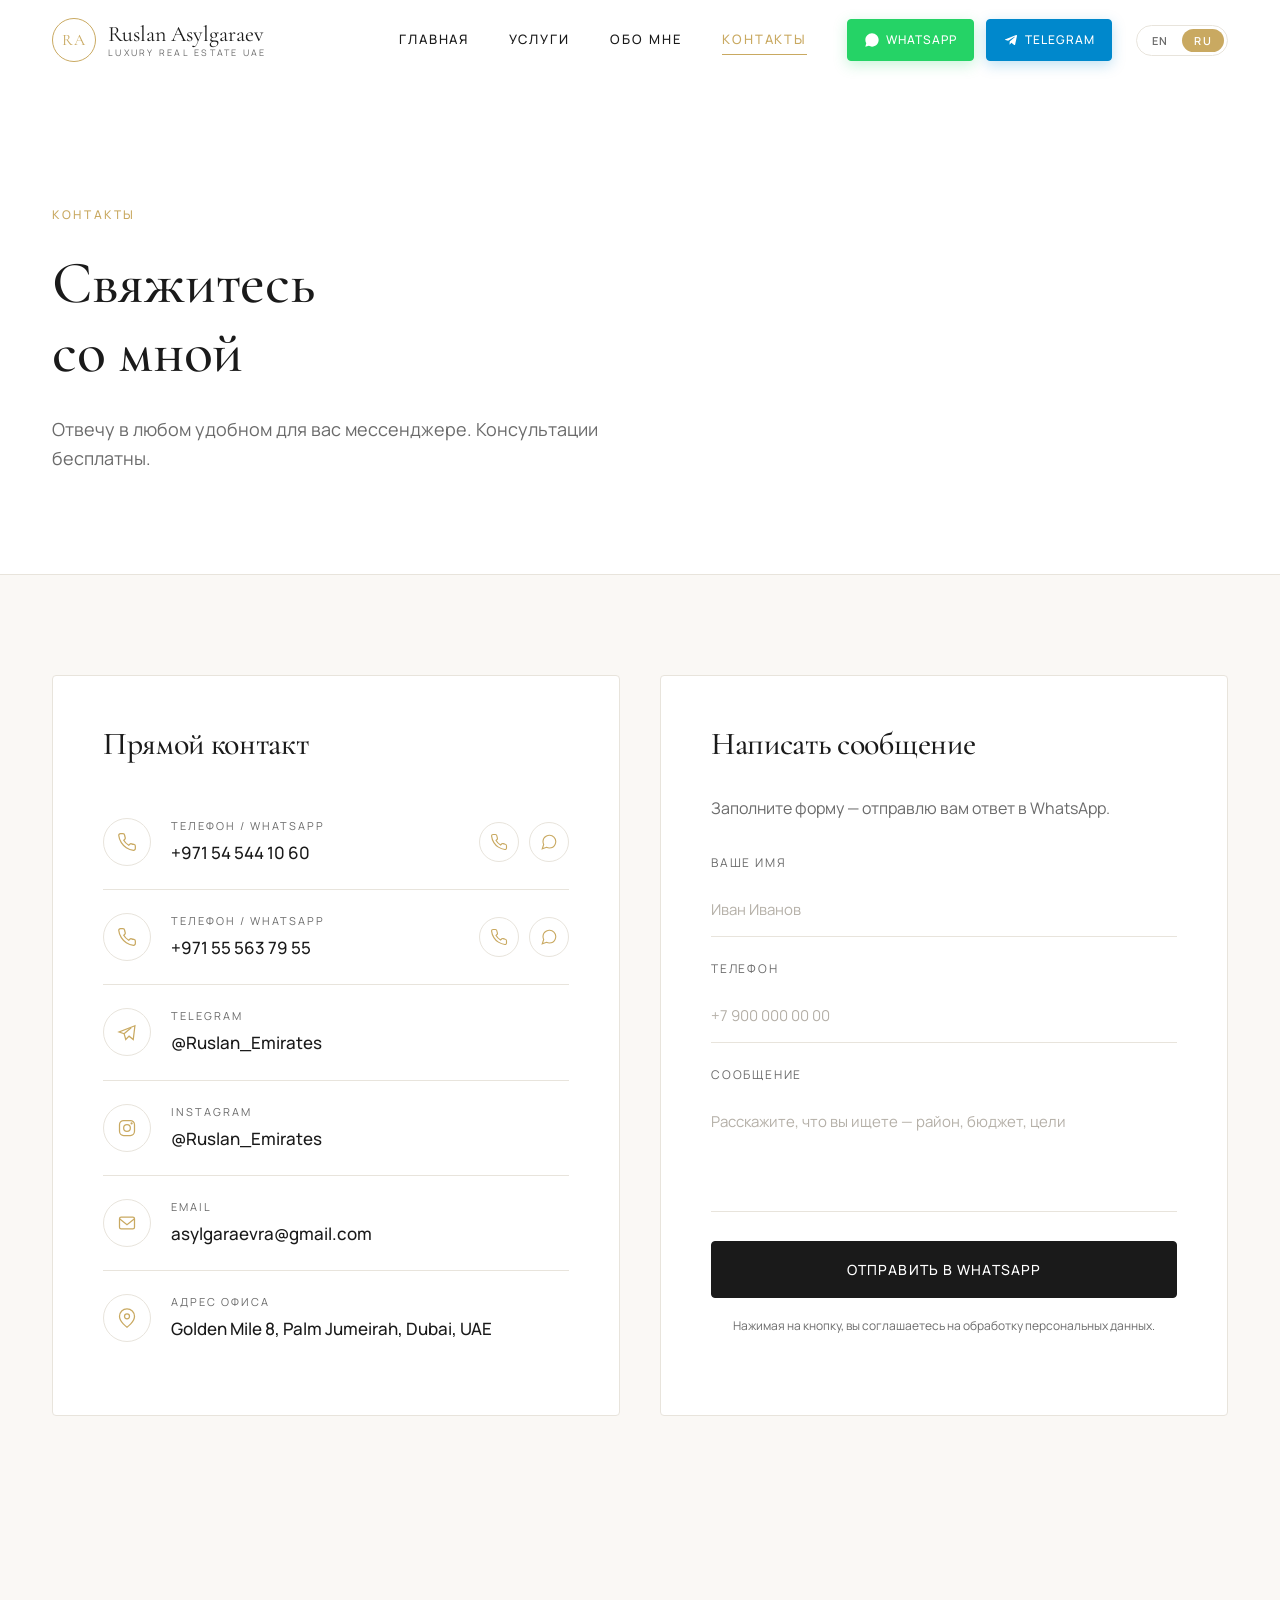
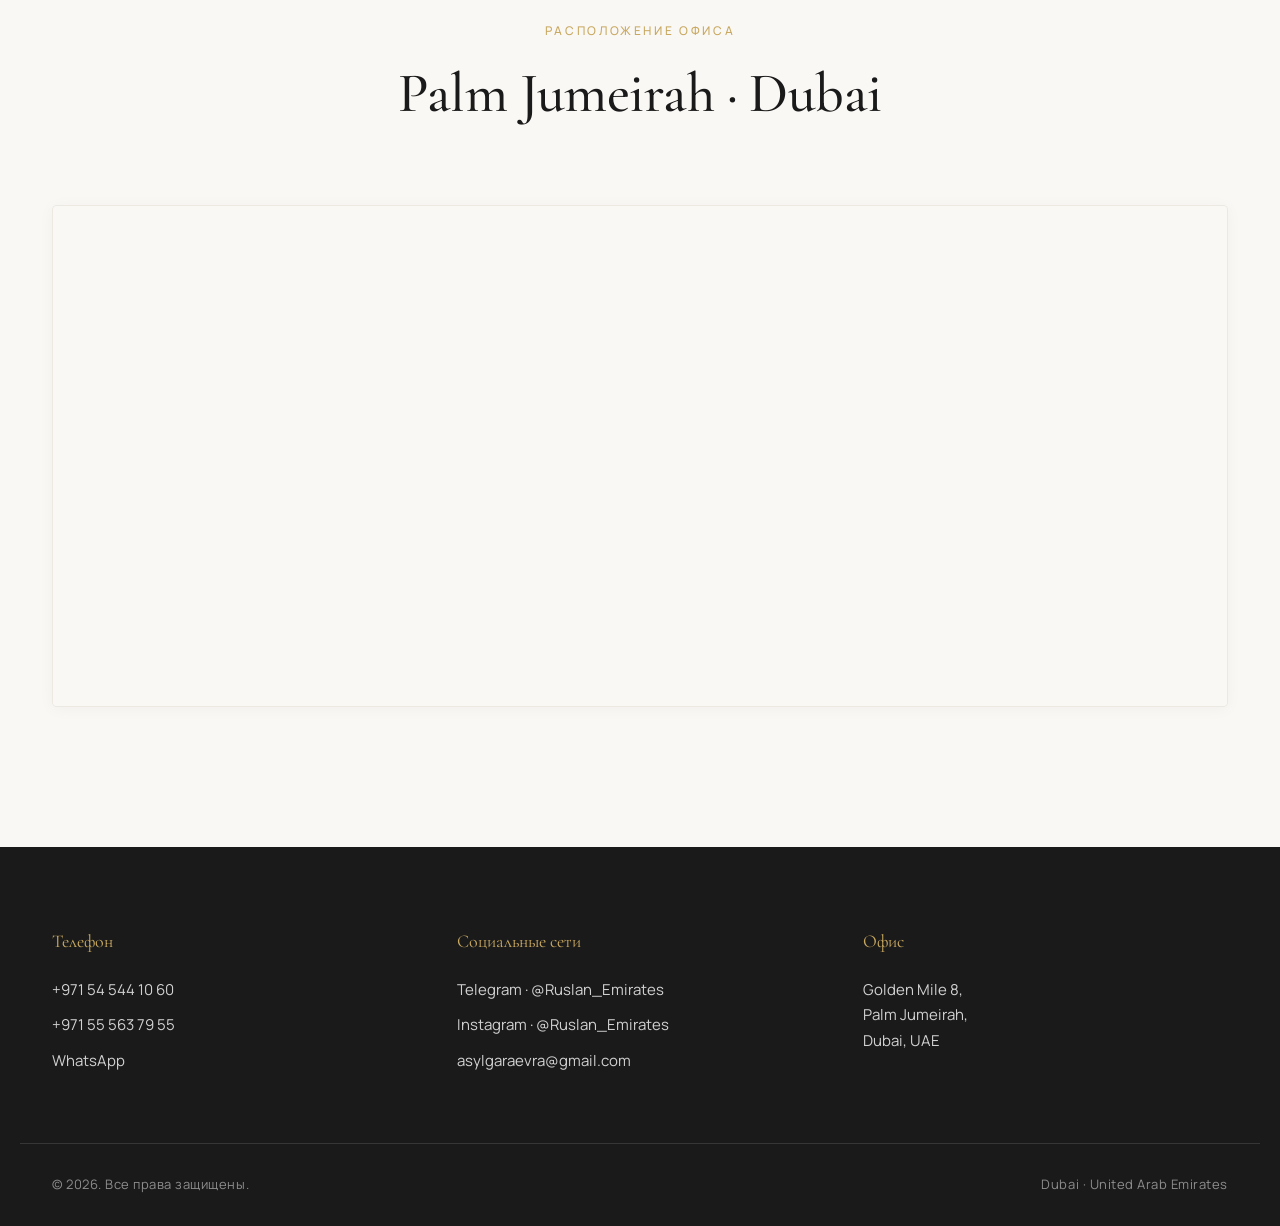
<file: contacts.html>
<!DOCTYPE html>
<html lang="ru">
<head>
    <meta charset="UTF-8">
    <meta name="viewport" content="width=device-width, initial-scale=1.0">
    <title>Контакты | Руслан Асылгараев — лицензированный брокер в Дубае</title>
    <meta name="description" data-i18n-content="meta.contacts.desc" content="Свяжитесь с лицензированным брокером премиальной недвижимости в Дубае. WhatsApp +971 54 544 10 60, Telegram @Ruslan_Emirates, офис Palm Jumeirah, Golden Mile 8.">
    <meta name="keywords" content="контакты брокер Дубай, WhatsApp недвижимость ОАЭ, Palm Jumeirah офис">
    <link rel="canonical" href="https://privedubai.com/contacts.html">

    <meta property="og:type" content="website">
    <meta property="og:locale" content="ru_RU">
    <meta property="og:title" data-i18n-content="meta.contacts.title" content="Контакты | Руслан Асылгараев — лицензированный брокер в Дубае">
    <meta property="og:description" data-i18n-content="meta.contacts.descShort" content="WhatsApp, Telegram, Instagram, email. Офис на Palm Jumeirah, Dubai.">
    <meta property="og:image" content="https://privedubai.com/og-image.jpg">
    <meta property="og:image:width" content="1200">
    <meta property="og:image:height" content="630">
    <meta property="og:url" content="https://privedubai.com/contacts.html">

    <meta name="twitter:card" content="summary_large_image">
    <meta name="twitter:title" data-i18n-content="meta.contacts.title" content="Контакты | Руслан Асылгараев — лицензированный брокер в Дубае">
    <meta name="twitter:description" data-i18n-content="meta.contacts.descShort" content="WhatsApp, Telegram, Instagram, email. Офис на Palm Jumeirah.">
    <meta name="twitter:image" content="https://privedubai.com/og-image.jpg">

    <link rel="icon" type="image/svg+xml" href="favicon.svg">
    <link rel="preconnect" href="https://fonts.googleapis.com">
    <link rel="preconnect" href="https://fonts.gstatic.com" crossorigin>
    <link href="https://fonts.googleapis.com/css2?family=Cormorant+Garamond:ital,wght@0,400;0,500;0,600;1,400;1,500&family=Playfair+Display:wght@400;500;600;700&family=Manrope:wght@300;400;500;600;700&display=swap" rel="stylesheet">
    <link rel="stylesheet" href="style.css">
</head>
<body data-page="contacts" data-title-key="meta.contacts.title">

<header class="header" id="header">
    <div class="container header__inner">
        <a href="index.html" class="logo" data-i18n-aria-label="logo.aria" aria-label="На главную">
            <span class="logo__mark">RA</span>
            <span class="logo__text">Ruslan Asylgaraev<span class="logo__sub">Luxury Real Estate UAE</span></span>
        </a>
        <nav class="nav" id="nav" data-i18n-aria-label="header.ariaNav" aria-label="Основная навигация">
            <a href="index.html" class="nav__link" data-i18n="nav.home">Главная</a>
            <a href="services.html" class="nav__link" data-i18n="nav.services">Услуги</a>
            <a href="about.html" class="nav__link" data-i18n="nav.about">Обо мне</a>
            <a href="contacts.html" class="nav__link nav__link--active" data-i18n="nav.contacts">Контакты</a>
            <a href="https://wa.me/971545441060" class="btn btn--header-cta" target="_blank" rel="noopener" data-event="whatsapp_click" data-source="header">
                <svg class="btn__icon" viewBox="0 0 24 24" fill="currentColor" aria-hidden="true"><path d="M17.47 14.38c-.3-.15-1.74-.86-2.01-.96-.27-.1-.46-.15-.66.15-.2.3-.76.96-.93 1.16-.17.2-.34.22-.64.07-.3-.15-1.25-.46-2.38-1.47-.88-.78-1.47-1.75-1.64-2.05-.17-.3-.02-.46.13-.61.13-.13.3-.34.46-.51.15-.17.2-.3.3-.51.1-.2.05-.38-.02-.53-.07-.15-.66-1.6-.91-2.18-.24-.57-.48-.49-.66-.5-.17-.01-.37-.01-.56-.01-.2 0-.51.07-.78.38-.27.3-1.02 1-1.02 2.45s1.05 2.85 1.2 3.05c.15.2 2.07 3.16 5.02 4.43.7.3 1.25.48 1.68.62.7.22 1.34.19 1.85.12.57-.08 1.74-.71 1.99-1.4.24-.69.24-1.28.17-1.4-.07-.12-.27-.2-.56-.34zM12 2.04c-5.5 0-9.96 4.46-9.96 9.96 0 1.76.46 3.48 1.34 5l-1.42 5.18 5.31-1.39c1.46.8 3.1 1.22 4.74 1.22h.01c5.5 0 9.96-4.46 9.96-9.96 0-2.66-1.04-5.16-2.92-7.04C17.16 3.08 14.66 2.04 12 2.04z"/></svg>
                <span data-i18n="header.ctaWA">WhatsApp</span>
            </a>
            <a href="https://t.me/Ruslan_Emirates" class="btn btn--header-cta btn--tg" target="_blank" rel="noopener" data-event="telegram_click" data-source="header">
                <svg class="btn__icon" viewBox="0 0 24 24" fill="currentColor" aria-hidden="true"><path d="M9.78 18.65l.28-4.23 7.68-6.92c.34-.31-.07-.46-.52-.19L7.74 13.3 3.64 12c-.88-.25-.89-.86.2-1.3l15.97-6.16c.73-.33 1.43.18 1.15 1.3l-2.72 12.81c-.19.91-.74 1.13-1.5.71L12.6 16.3l-1.99 1.93c-.23.23-.42.42-.83.42z"/></svg>
                <span data-i18n="header.ctaTG">Telegram</span>
            </a>
        </nav>
        <div class="lang-switch" role="group" aria-label="Language">
            <button type="button" class="lang-btn" data-lang="en" aria-pressed="false">EN</button>
            <button type="button" class="lang-btn is-active" data-lang="ru" aria-pressed="true">RU</button>
        </div>
        <button class="burger" id="burger" data-i18n-aria-label="burger.openLabel" aria-label="Открыть меню">
            <span></span><span></span><span></span>
        </button>
    </div>
</header>

<main>

    <section class="page-hero">
        <div class="container">
            <span class="eyebrow reveal" data-i18n="contacts.hero.eyebrow">Контакты</span>
            <h1 class="page-hero__title reveal" data-i18n-html="contacts.hero.title">Свяжитесь<br>со мной</h1>
            <p class="page-hero__lead reveal" data-i18n="contacts.hero.lead">Отвечу в любом удобном для вас мессенджере. Консультации бесплатны.</p>
        </div>
    </section>

    <section class="section contacts">
        <div class="container contacts__grid">

            <div class="contacts__card reveal">
                <h2 data-i18n="contacts.card.title">Прямой контакт</h2>

                <div class="contact-row contact-row--multi">
                    <span class="contact-row__icon">
                        <svg viewBox="0 0 24 24" fill="none" stroke="currentColor" stroke-width="1.5"><path d="M22 16.92v3a2 2 0 0 1-2.18 2 19.79 19.79 0 0 1-8.63-3.07 19.5 19.5 0 0 1-6-6 19.79 19.79 0 0 1-3.07-8.67A2 2 0 0 1 4.11 2h3a2 2 0 0 1 2 1.72c.13.96.37 1.9.72 2.81a2 2 0 0 1-.45 2.11L8.09 9.91a16 16 0 0 0 6 6l1.27-1.27a2 2 0 0 1 2.11-.45c.91.35 1.85.59 2.81.72A2 2 0 0 1 22 16.92z"/></svg>
                    </span>
                    <span class="contact-row__body">
                        <small data-i18n="contacts.row.phoneWa">Телефон / WhatsApp</small>
                        <strong>+971 54 544 10 60</strong>
                    </span>
                    <span class="contact-row__actions">
                        <a href="tel:+971545441060" class="contact-row__action" aria-label="Позвонить +971 54 544 10 60">
                            <svg viewBox="0 0 24 24" fill="none" stroke="currentColor" stroke-width="1.5" aria-hidden="true"><path d="M22 16.92v3a2 2 0 0 1-2.18 2 19.79 19.79 0 0 1-8.63-3.07 19.5 19.5 0 0 1-6-6 19.79 19.79 0 0 1-3.07-8.67A2 2 0 0 1 4.11 2h3a2 2 0 0 1 2 1.72c.13.96.37 1.9.72 2.81a2 2 0 0 1-.45 2.11L8.09 9.91a16 16 0 0 0 6 6l1.27-1.27a2 2 0 0 1 2.11-.45c.91.35 1.85.59 2.81.72A2 2 0 0 1 22 16.92z"/></svg>
                        </a>
                        <a href="https://wa.me/971545441060" class="contact-row__action" target="_blank" rel="noopener" aria-label="WhatsApp +971 54 544 10 60">
                            <svg viewBox="0 0 24 24" fill="none" stroke="currentColor" stroke-width="1.5" aria-hidden="true"><path d="M21 11.5a8.38 8.38 0 0 1-.9 3.8 8.5 8.5 0 0 1-7.6 4.7 8.38 8.38 0 0 1-3.8-.9L3 21l1.9-5.7a8.38 8.38 0 0 1-.9-3.8 8.5 8.5 0 0 1 4.7-7.6 8.38 8.38 0 0 1 3.8-.9h.5a8.48 8.48 0 0 1 8 8v.5z"/></svg>
                        </a>
                    </span>
                </div>

                <div class="contact-row contact-row--multi">
                    <span class="contact-row__icon">
                        <svg viewBox="0 0 24 24" fill="none" stroke="currentColor" stroke-width="1.5"><path d="M22 16.92v3a2 2 0 0 1-2.18 2 19.79 19.79 0 0 1-8.63-3.07 19.5 19.5 0 0 1-6-6 19.79 19.79 0 0 1-3.07-8.67A2 2 0 0 1 4.11 2h3a2 2 0 0 1 2 1.72c.13.96.37 1.9.72 2.81a2 2 0 0 1-.45 2.11L8.09 9.91a16 16 0 0 0 6 6l1.27-1.27a2 2 0 0 1 2.11-.45c.91.35 1.85.59 2.81.72A2 2 0 0 1 22 16.92z"/></svg>
                    </span>
                    <span class="contact-row__body">
                        <small data-i18n="contacts.row.phoneWa">Телефон / WhatsApp</small>
                        <strong>+971 55 563 79 55</strong>
                    </span>
                    <span class="contact-row__actions">
                        <a href="tel:+971555637955" class="contact-row__action" aria-label="Позвонить +971 55 563 79 55">
                            <svg viewBox="0 0 24 24" fill="none" stroke="currentColor" stroke-width="1.5" aria-hidden="true"><path d="M22 16.92v3a2 2 0 0 1-2.18 2 19.79 19.79 0 0 1-8.63-3.07 19.5 19.5 0 0 1-6-6 19.79 19.79 0 0 1-3.07-8.67A2 2 0 0 1 4.11 2h3a2 2 0 0 1 2 1.72c.13.96.37 1.9.72 2.81a2 2 0 0 1-.45 2.11L8.09 9.91a16 16 0 0 0 6 6l1.27-1.27a2 2 0 0 1 2.11-.45c.91.35 1.85.59 2.81.72A2 2 0 0 1 22 16.92z"/></svg>
                        </a>
                        <a href="https://wa.me/971555637955" class="contact-row__action" target="_blank" rel="noopener" aria-label="WhatsApp +971 55 563 79 55">
                            <svg viewBox="0 0 24 24" fill="none" stroke="currentColor" stroke-width="1.5" aria-hidden="true"><path d="M21 11.5a8.38 8.38 0 0 1-.9 3.8 8.5 8.5 0 0 1-7.6 4.7 8.38 8.38 0 0 1-3.8-.9L3 21l1.9-5.7a8.38 8.38 0 0 1-.9-3.8 8.5 8.5 0 0 1 4.7-7.6 8.38 8.38 0 0 1 3.8-.9h.5a8.48 8.48 0 0 1 8 8v.5z"/></svg>
                        </a>
                    </span>
                </div>

                <a href="https://t.me/Ruslan_Emirates" class="contact-row" target="_blank" rel="noopener">
                    <span class="contact-row__icon">
                        <svg viewBox="0 0 24 24" fill="none" stroke="currentColor" stroke-width="1.5"><path d="M21.5 4.5L2.5 12l6 2 2 7 4-4 5 4 2-16.5z"/><path d="M8.5 14l8.5-7"/></svg>
                    </span>
                    <span class="contact-row__body">
                        <small>Telegram</small>
                        <strong>@Ruslan_Emirates</strong>
                    </span>
                </a>

                <a href="https://instagram.com/Ruslan_Emirates" class="contact-row" target="_blank" rel="noopener">
                    <span class="contact-row__icon">
                        <svg viewBox="0 0 24 24" fill="none" stroke="currentColor" stroke-width="1.5"><rect x="3" y="3" width="18" height="18" rx="5"/><circle cx="12" cy="12" r="4"/><circle cx="17.5" cy="6.5" r="0.6" fill="currentColor"/></svg>
                    </span>
                    <span class="contact-row__body">
                        <small>Instagram</small>
                        <strong>@Ruslan_Emirates</strong>
                    </span>
                </a>

                <a href="mailto:asylgaraevra@gmail.com" class="contact-row">
                    <span class="contact-row__icon">
                        <svg viewBox="0 0 24 24" fill="none" stroke="currentColor" stroke-width="1.5"><rect x="3" y="5" width="18" height="14" rx="2"/><path d="M3 7l9 7 9-7"/></svg>
                    </span>
                    <span class="contact-row__body">
                        <small>Email</small>
                        <strong>asylgaraevra@gmail.com</strong>
                    </span>
                </a>

                <div class="contact-row contact-row--static">
                    <span class="contact-row__icon">
                        <svg viewBox="0 0 24 24" fill="none" stroke="currentColor" stroke-width="1.5"><path d="M21 10c0 7-9 13-9 13s-9-6-9-13a9 9 0 0 1 18 0z"/><circle cx="12" cy="10" r="3"/></svg>
                    </span>
                    <span class="contact-row__body">
                        <small data-i18n="contacts.row.office">Адрес офиса</small>
                        <strong data-i18n="contacts.address">Golden Mile 8, Palm Jumeirah, Dubai, UAE</strong>
                    </span>
                </div>

            </div>

            <form class="contacts__form reveal" id="contactForm">
                <h2 data-i18n="contacts.form.title">Написать сообщение</h2>
                <p class="form__hint" data-i18n="contacts.form.hint">Заполните форму — отправлю вам ответ в WhatsApp.</p>

                <label class="field">
                    <span data-i18n="contacts.form.name">Ваше имя</span>
                    <input type="text" name="name" id="fName" data-i18n-placeholder="form.namePh" placeholder="Иван Иванов" required>
                </label>

                <label class="field">
                    <span data-i18n="contacts.form.phone">Телефон</span>
                    <input type="tel" name="phone" id="fPhone" data-i18n-placeholder="form.contactPh" placeholder="+7 900 000 00 00" required>
                </label>

                <label class="field">
                    <span data-i18n="contacts.form.message">Сообщение</span>
                    <textarea name="message" id="fMessage" rows="4" data-i18n-placeholder="contacts.form.messagePh" placeholder="Расскажите, что вы ищете — район, бюджет, цели"></textarea>
                </label>

                <button type="submit" class="btn btn--primary btn--full" data-i18n="contacts.form.submit">Отправить в WhatsApp</button>
                <small class="form__note" data-i18n="contacts.form.note">Нажимая на кнопку, вы соглашаетесь на обработку персональных данных.</small>
            </form>

        </div>
    </section>

    <section class="section map-section">
        <div class="container">
            <div class="section__head reveal">
                <span class="eyebrow" data-i18n="contacts.map.eyebrow">Расположение офиса</span>
                <h2 class="section__title">Palm Jumeirah · Dubai</h2>
            </div>
            <div class="map reveal">
                <iframe
                    src="https://www.google.com/maps?q=Golden+Mile+8,+Palm+Jumeirah,+Dubai&output=embed"
                    width="100%"
                    height="500"
                    style="border:0;"
                    allowfullscreen=""
                    loading="lazy"
                    referrerpolicy="no-referrer-when-downgrade">
                </iframe>
            </div>
        </div>
    </section>

</main>

<footer class="footer">
    <div class="container footer__grid">
        <div class="footer__col">
            <div class="footer__title" data-i18n="footer.phone">Телефон</div>
            <a href="tel:+971545441060">+971 54 544 10 60</a>
            <a href="tel:+971555637955">+971 55 563 79 55</a>
            <a href="https://wa.me/971545441060" target="_blank" rel="noopener">WhatsApp</a>
        </div>
        <div class="footer__col">
            <div class="footer__title" data-i18n="footer.social">Социальные сети</div>
            <a href="https://t.me/Ruslan_Emirates" target="_blank" rel="noopener">Telegram · @Ruslan_Emirates</a>
            <a href="https://instagram.com/Ruslan_Emirates" target="_blank" rel="noopener">Instagram · @Ruslan_Emirates</a>
            <a href="mailto:asylgaraevra@gmail.com">asylgaraevra@gmail.com</a>
        </div>
        <div class="footer__col">
            <div class="footer__title" data-i18n="footer.office">Офис</div>
            <p>Golden Mile 8,<br>Palm Jumeirah,<br>Dubai, UAE</p>
        </div>
    </div>
    <div class="container footer__bottom">
        <span data-i18n="footer.copyright">© 2026. Все права защищены.</span>
        <span>Dubai · United Arab Emirates</span>
    </div>
</footer>

<script src="i18n.js"></script>
<script src="script.js"></script>
</body>
</html>
</file>
<file: style.css>
/* ================================================
   Reset & base
   ================================================ */
*, *::before, *::after { box-sizing: border-box; }

:root {
    --bg: #FAF8F5;
    --bg-2: #FFFFFF;
    --gold: #C9A961;
    --gold-dark: #B0904A;
    --ink: #1A1A1A;
    --muted: #6B6B6B;
    --line: #E8E4DC;
    --shadow-sm: 0 2px 16px rgba(26, 26, 26, .04);
    --shadow-md: 0 12px 40px rgba(26, 26, 26, .08);
    --radius: 4px;
    --radius-lg: 8px;
    --container: 1240px;
    --transition: cubic-bezier(.22, .61, .36, 1);
}

html { scroll-behavior: smooth; }

body {
    margin: 0;
    font-family: 'Manrope', system-ui, -apple-system, Segoe UI, Roboto, sans-serif;
    font-size: 16px;
    line-height: 1.65;
    color: var(--ink);
    background: var(--bg);
    -webkit-font-smoothing: antialiased;
    -moz-osx-font-smoothing: grayscale;
    overflow-x: hidden;
}

img { max-width: 100%; display: block; }

a {
    color: inherit;
    text-decoration: none;
    transition: color .25s var(--transition);
}

button { font: inherit; cursor: pointer; border: 0; background: none; }

h1, h2, h3, h4 {
    font-family: 'Cormorant Garamond', 'Playfair Display', Georgia, serif;
    font-weight: 500;
    line-height: 1.15;
    letter-spacing: -.01em;
    margin: 0;
    color: var(--ink);
}

p { margin: 0; }

ul { padding: 0; margin: 0; list-style: none; }

.container {
    width: 100%;
    max-width: var(--container);
    margin: 0 auto;
    padding: 0 32px;
}

.eyebrow {
    display: inline-block;
    font-size: 12px;
    letter-spacing: .22em;
    text-transform: uppercase;
    color: var(--gold);
    font-weight: 500;
    margin-bottom: 24px;
}

.section {
    padding: 140px 0;
}

.section__head {
    text-align: center;
    margin-bottom: 80px;
}

.section__head .eyebrow {
    margin-bottom: 20px;
}

.section__title {
    font-size: clamp(34px, 4.4vw, 56px);
}

/* ================================================
   Buttons
   ================================================ */
.btn {
    display: inline-flex;
    align-items: center;
    justify-content: center;
    gap: 8px;
    padding: 16px 32px;
    font-size: 14px;
    letter-spacing: .08em;
    text-transform: uppercase;
    font-weight: 500;
    border: 1px solid transparent;
    border-radius: var(--radius);
    transition: all .3s var(--transition);
    cursor: pointer;
    white-space: nowrap;
}

.btn--primary {
    background: var(--ink);
    color: #fff;
    border-color: var(--ink);
}
.btn--primary:hover {
    background: var(--gold);
    border-color: var(--gold);
    color: #fff;
}

.btn--ghost {
    background: transparent;
    color: var(--ink);
    border-color: var(--ink);
}
.btn--ghost:hover {
    background: var(--ink);
    color: #fff;
}

.btn--gold {
    background: transparent;
    color: var(--gold);
    border-color: var(--gold);
}
.btn--gold:hover {
    background: var(--gold);
    color: #fff;
}

.btn--small {
    padding: 10px 20px;
    font-size: 12px;
}

.btn--large {
    padding: 20px 44px;
    font-size: 14px;
}

.btn--full {
    width: 100%;
}

.btn--header-cta {
    background: #25D366;
    color: #fff;
    border-color: #25D366;
    padding: 10px 16px;
    font-size: 12px;
    gap: 6px;
    box-shadow: 0 4px 14px rgba(37, 211, 102, .25);
}
.btn--header-cta:hover {
    background: #1FB955;
    border-color: #1FB955;
    box-shadow: 0 6px 18px rgba(37, 211, 102, .35);
    transform: translateY(-1px);
}

.btn--header-cta.btn--tg {
    background: #0088cc;
    border-color: #0088cc;
    box-shadow: 0 4px 14px rgba(0, 136, 204, .25);
    margin-left: -28px;
}
.btn--header-cta.btn--tg:hover {
    background: #006fa3;
    border-color: #006fa3;
    box-shadow: 0 6px 18px rgba(0, 136, 204, .35);
}

.btn__icon {
    width: 16px;
    height: 16px;
    flex-shrink: 0;
}

.link-arrow {
    display: inline-flex;
    align-items: center;
    gap: 8px;
    font-size: 14px;
    letter-spacing: .12em;
    text-transform: uppercase;
    color: var(--ink);
    border-bottom: 1px solid var(--gold);
    padding-bottom: 6px;
    margin-top: 32px;
    transition: all .3s var(--transition);
}
.link-arrow:hover {
    color: var(--gold);
    padding-left: 8px;
}

/* ================================================
   Header
   ================================================ */
.header {
    position: fixed;
    top: 0;
    left: 0;
    right: 0;
    z-index: 100;
    padding: 18px 0;
    transition: background .3s var(--transition), box-shadow .3s var(--transition), padding .3s var(--transition);
}

.header--scrolled {
    background: rgba(255, 255, 255, .96);
    backdrop-filter: blur(20px);
    -webkit-backdrop-filter: blur(20px);
    box-shadow: var(--shadow-sm);
    padding: 12px 0;
}

.header__inner {
    display: flex;
    align-items: center;
    justify-content: space-between;
    gap: 24px;
}

.logo {
    display: flex;
    align-items: center;
    gap: 12px;
}

.logo__mark {
    width: 44px;
    height: 44px;
    border: 1.5px solid var(--gold);
    border-radius: 50%;
    display: grid;
    place-items: center;
    font-family: 'Cormorant Garamond', 'Playfair Display', serif;
    font-size: 16px;
    letter-spacing: .04em;
    color: var(--gold);
    flex-shrink: 0;
}

.logo__text {
    font-family: 'Cormorant Garamond', 'Playfair Display', serif;
    font-size: 22px;
    line-height: 1.1;
    color: var(--ink);
    display: flex;
    flex-direction: column;
}

.logo__sub {
    display: block;
    font-family: 'Manrope', sans-serif;
    font-size: 9px;
    letter-spacing: .25em;
    text-transform: uppercase;
    color: var(--muted);
    margin-top: 2px;
    width: 100%;
    text-align: justify;
    text-align-last: justify;
}

.nav {
    display: flex;
    align-items: center;
    gap: 40px;
    margin-left: auto;
}

.nav__link {
    font-size: 13px;
    letter-spacing: .15em;
    text-transform: uppercase;
    font-weight: 500;
    color: var(--ink);
    position: relative;
    padding: 4px 0;
}

.nav__link::after {
    content: '';
    position: absolute;
    bottom: 0;
    left: 0;
    height: 1px;
    width: 0;
    background: var(--gold);
    transition: width .3s var(--transition);
}

.nav__link:hover::after,
.nav__link--active::after {
    width: 100%;
}

.nav__link--active {
    color: var(--gold);
}

.burger {
    display: none;
    width: 40px;
    height: 40px;
    flex-direction: column;
    justify-content: center;
    align-items: center;
    gap: 5px;
}

.burger span {
    display: block;
    width: 24px;
    height: 1.5px;
    background: var(--ink);
    transition: all .3s var(--transition);
}

.burger.is-open span:nth-child(1) { transform: translateY(6.5px) rotate(45deg); }
.burger.is-open span:nth-child(2) { opacity: 0; }
.burger.is-open span:nth-child(3) { transform: translateY(-6.5px) rotate(-45deg); }

/* ================================================
   Language switcher
   ================================================ */
.lang-switch {
    display: inline-flex;
    align-items: center;
    gap: 2px;
    border: 1px solid var(--line);
    border-radius: 999px;
    padding: 3px;
    background: rgba(255, 255, 255, 0.55);
    flex-shrink: 0;
}

.header--scrolled .lang-switch {
    background: rgba(255, 255, 255, 0.85);
}

.lang-btn {
    font-family: 'Manrope', sans-serif;
    font-size: 11px;
    font-weight: 600;
    letter-spacing: .12em;
    text-transform: uppercase;
    color: var(--muted);
    padding: 6px 12px;
    border-radius: 999px;
    transition: background .25s var(--transition), color .25s var(--transition);
    line-height: 1;
    min-width: 36px;
    text-align: center;
}

.lang-btn:hover:not(.is-active) {
    color: var(--ink);
}

.lang-btn.is-active {
    background: var(--gold);
    color: #fff;
}

@media (max-width: 768px) {
    .lang-switch {
        margin-left: auto;
        margin-right: 8px;
    }
    .lang-btn {
        font-size: 10px;
        padding: 5px 10px;
        min-width: 32px;
    }
}

/* ================================================
   Hero (homepage)
   ================================================ */
.hero {
    position: relative;
    min-height: 100vh;
    display: flex;
    align-items: center;
    overflow: hidden;
    padding: 140px 0 80px;
}

.hero__bg {
    position: absolute;
    inset: 0;
    background-size: cover;
    background-position: center;
    z-index: 1;
    transform: scale(1.05);
    animation: heroZoom 14s var(--transition) forwards;
}

@keyframes heroZoom {
    to { transform: scale(1); }
}

.hero__overlay {
    position: absolute;
    inset: 0;
    z-index: 2;
    background:
        linear-gradient(180deg, rgba(250, 248, 245, .35) 0%, rgba(250, 248, 245, .85) 70%, var(--bg) 100%),
        linear-gradient(90deg, rgba(255, 255, 255, .65) 0%, rgba(255, 255, 255, .25) 60%, transparent 100%);
}

.hero__content {
    position: relative;
    z-index: 3;
    max-width: 760px;
}

.hero .eyebrow {
    font-size: 11px;
    letter-spacing: .3em;
    margin-bottom: 18px;
}

.hero__title {
    font-family: 'Cormorant Garamond', 'Playfair Display', Georgia, serif;
    font-size: clamp(34px, 5vw, 60px);
    font-weight: 500;
    letter-spacing: -.005em;
    margin-bottom: 28px;
}

.hero__creds {
    list-style: none;
    padding: 0;
    margin: 0 0 22px;
    display: flex;
    flex-direction: column;
    gap: 8px;
    max-width: 620px;
    color: var(--ink);
    font-family: 'Manrope', sans-serif;
    font-size: 15px;
    line-height: 1.55;
}

.hero__creds li {
    position: relative;
    padding-left: 26px;
}

.hero__creds li::before {
    content: '';
    position: absolute;
    left: 0;
    top: .72em;
    width: 14px;
    height: 1px;
    background: var(--gold);
}

.hero__tag {
    font-family: 'Cormorant Garamond', 'Playfair Display', Georgia, serif;
    font-style: italic;
    font-weight: 500;
    font-size: 19px;
    line-height: 1.4;
    color: var(--gold-dark);
    max-width: 620px;
    margin: 0 0 40px;
    letter-spacing: .005em;
}

.hero__actions {
    display: flex;
    gap: 16px;
    flex-wrap: wrap;
}

.hero__scroll {
    position: absolute;
    left: 50%;
    bottom: 40px;
    transform: translateX(-50%);
    z-index: 3;
    display: flex;
    flex-direction: column;
    align-items: center;
    gap: 12px;
    color: var(--muted);
}

.hero__scroll span {
    width: 1px;
    height: 50px;
    background: linear-gradient(to bottom, transparent, var(--gold));
    animation: scrollLine 2s var(--transition) infinite;
}

.hero__scroll small {
    font-size: 10px;
    letter-spacing: .3em;
    text-transform: uppercase;
}

@keyframes scrollLine {
    0% { transform: scaleY(0); transform-origin: top; }
    50% { transform: scaleY(1); transform-origin: top; }
    51% { transform: scaleY(1); transform-origin: bottom; }
    100% { transform: scaleY(0); transform-origin: bottom; }
}

/* ================================================
   Page hero (inner pages)
   ================================================ */
.page-hero {
    padding: 200px 0 100px;
    background: var(--bg-2);
    border-bottom: 1px solid var(--line);
}

.page-hero__title {
    font-family: 'Cormorant Garamond', 'Playfair Display', Georgia, serif;
    font-size: clamp(34px, 5vw, 60px);
    font-weight: 500;
    letter-spacing: -.005em;
    margin-bottom: 28px;
}

.page-hero__lead {
    font-size: 18px;
    color: var(--muted);
    max-width: 640px;
}

/* ================================================
   Intro section
   ================================================ */
.intro__body {
    max-width: 760px;
    margin: 0 auto;
    text-align: center;
}

.intro__body p {
    font-size: 17px;
    line-height: 1.7;
    color: var(--muted);
    margin-bottom: 18px;
}

.intro__sub {
    font-family: 'Cormorant Garamond', 'Playfair Display', serif;
    font-size: 24px;
    color: var(--ink);
    margin: 48px 0 24px;
}

.intro__list {
    list-style: none;
    padding: 0;
    margin: 0 0 36px;
    display: grid;
    gap: 14px;
    text-align: left;
    max-width: 620px;
    margin-left: auto;
    margin-right: auto;
}

.intro__list li {
    font-size: 16px;
    line-height: 1.6;
    color: var(--muted);
    padding-left: 22px;
    position: relative;
}

.intro__list li::before {
    content: '';
    position: absolute;
    left: 0;
    top: 12px;
    width: 10px;
    height: 1px;
    background: var(--gold);
}

.intro__list strong {
    color: var(--ink);
    font-weight: 600;
}

.intro__cta {
    margin-top: 36px;
    font-family: 'Cormorant Garamond', 'Playfair Display', serif;
    font-style: italic;
    font-size: 22px;
    color: var(--ink);
}

/* ================================================
   About section
   ================================================ */
.about__grid {
    display: grid;
    grid-template-columns: 1fr 1fr;
    gap: 100px;
    align-items: center;
}

.about__media {
    position: relative;
}

.about__media img {
    width: 100%;
    height: 620px;
    object-fit: cover;
    border-radius: var(--radius);
}

.about__badge {
    position: absolute;
    bottom: 32px;
    left: 32px;
    background: var(--bg-2);
    padding: 22px 32px;
    border-radius: var(--radius);
    border-left: 2px solid var(--gold);
    box-shadow: var(--shadow-md);
}

.about__badge strong {
    display: block;
    font-family: 'Cormorant Garamond', 'Playfair Display', serif;
    font-size: 22px;
    margin-bottom: 4px;
}

.about__badge span {
    font-size: 12px;
    letter-spacing: .15em;
    text-transform: uppercase;
    color: var(--muted);
}

.about__text .section__title {
    margin-bottom: 44px;
}

.about__text p {
    color: var(--muted);
    margin-bottom: 20px;
    font-size: 16.5px;
}

.about__text p + p {
    margin-top: 24px;
}

.about__points {
    margin-top: 40px;
    border-top: 1px solid var(--line);
}

.about__points li {
    padding: 22px 0;
    border-bottom: 1px solid var(--line);
    display: flex;
    align-items: center;
    gap: 24px;
    font-size: 16px;
}

.about__points li > span:first-child {
    font-family: 'Cormorant Garamond', 'Playfair Display', serif;
    color: var(--gold);
    font-size: 16px;
    letter-spacing: .1em;
    flex-shrink: 0;
}

/* ================================================
   Cards / services
   ================================================ */
.cards {
    display: grid;
    grid-template-columns: repeat(auto-fit, minmax(260px, 1fr));
    gap: 24px;
}

.segments .section__head { max-width: 760px; }
.segments .section__head .section__lead,
.segments .section__head p {
    color: var(--muted);
    font-size: 16px;
    line-height: 1.65;
    margin-top: 12px;
}

.segments__grid {
    display: grid;
    grid-template-columns: repeat(auto-fit, minmax(280px, 1fr));
    gap: 22px;
}

.segment-card {
    background: var(--bg-2);
    padding: 36px 32px;
    border: 1px solid var(--line);
    border-radius: var(--radius);
    transition: transform .35s var(--transition), box-shadow .35s var(--transition), border-color .35s var(--transition);
    display: flex;
    flex-direction: column;
}

.segment-card:hover {
    transform: translateY(-4px);
    box-shadow: var(--shadow-md);
    border-color: transparent;
}

.segment-card--prime {
    background: linear-gradient(180deg, rgba(201, 169, 97, .08) 0%, rgba(201, 169, 97, .02) 100%);
    border-color: rgba(201, 169, 97, .3);
}

.segment-card__head {
    display: flex;
    align-items: center;
    gap: 14px;
    flex-wrap: wrap;
    margin-bottom: 18px;
}

.segment-card__price {
    color: var(--ink);
    font-family: 'Cormorant Garamond', 'Playfair Display', Georgia, serif;
    font-size: 22px;
    line-height: 1;
}

.segment-card__desc {
    color: var(--muted);
    font-size: 15px;
    line-height: 1.7;
    margin: 0;
}

.card {
    background: var(--bg-2);
    padding: 44px 36px;
    border: 1px solid var(--line);
    border-radius: var(--radius);
    transition: all .4s var(--transition);
    position: relative;
    overflow: hidden;
}

.card::before {
    content: '';
    position: absolute;
    top: 0;
    left: 0;
    width: 100%;
    height: 2px;
    background: var(--gold);
    transform: scaleX(0);
    transform-origin: left;
    transition: transform .4s var(--transition);
}

.card:hover {
    transform: translateY(-6px);
    box-shadow: var(--shadow-md);
    border-color: transparent;
}

.card:hover::before {
    transform: scaleX(1);
}

.card--light {
    background: var(--bg);
}

.card__icon {
    width: 56px;
    height: 56px;
    display: grid;
    place-items: center;
    color: var(--gold);
    margin-bottom: 28px;
}

.card__icon svg {
    width: 100%;
    height: 100%;
}

.card h3 {
    font-size: 24px;
    margin-bottom: 14px;
}

.card p {
    color: var(--muted);
    font-size: 15px;
    line-height: 1.65;
}

/* ================================================
   Cities (homepage)
   ================================================ */
.cities__grid {
    display: grid;
    grid-template-columns: 1fr 1fr;
    gap: 24px;
}

.city {
    position: relative;
    display: block;
    overflow: hidden;
    border-radius: var(--radius);
    height: 540px;
    color: #fff;
    isolation: isolate;
}

.city__img {
    position: absolute;
    inset: 0;
    width: 100%;
    height: 100%;
    object-fit: cover;
    transition: transform .9s var(--transition);
    z-index: 1;
}

.city:hover .city__img {
    transform: scale(1.06);
}

.city__overlay {
    position: absolute;
    inset: 0;
    z-index: 2;
    background: linear-gradient(180deg, rgba(0, 0, 0, .15) 0%, rgba(26, 26, 26, .35) 50%, rgba(26, 26, 26, .9) 100%);
}

.city__body {
    position: absolute;
    bottom: 0;
    left: 0;
    right: 0;
    z-index: 3;
    padding: 48px;
}

.city__label {
    display: inline-block;
    font-size: 11px;
    letter-spacing: .25em;
    text-transform: uppercase;
    color: var(--gold);
    margin-bottom: 14px;
    padding-left: 32px;
    position: relative;
}

.city__label::before {
    content: '';
    position: absolute;
    left: 0;
    top: 50%;
    width: 22px;
    height: 1px;
    background: var(--gold);
}

.city__title {
    font-size: clamp(36px, 4vw, 56px);
    color: #fff;
    margin-bottom: 14px;
    letter-spacing: -.01em;
}

.city__desc {
    font-size: 16px;
    color: rgba(255, 255, 255, .85);
    margin-bottom: 26px;
    max-width: 92%;
    line-height: 1.6;
}

.city__cta {
    display: inline-flex;
    align-items: center;
    font-size: 13px;
    letter-spacing: .15em;
    text-transform: uppercase;
    color: var(--gold);
    border-bottom: 1px solid var(--gold);
    padding-bottom: 6px;
    transition: padding .3s var(--transition);
}

.city:hover .city__cta {
    padding-left: 8px;
}

/* ================================================
   Districts (city pages)
   ================================================ */
.districts__grid {
    display: grid;
    grid-template-columns: repeat(3, 1fr);
    gap: 28px;
}

.district {
    background: var(--bg-2);
    border: 1px solid var(--line);
    border-radius: var(--radius);
    overflow: hidden;
    transition: all .4s var(--transition);
    display: flex;
    flex-direction: column;
}

.district:hover {
    transform: translateY(-6px);
    box-shadow: var(--shadow-md);
    border-color: transparent;
}

.district__media {
    position: relative;
    overflow: hidden;
    aspect-ratio: 16 / 11;
}

.district__media img {
    width: 100%;
    height: 100%;
    object-fit: cover;
    transition: transform .8s var(--transition);
}

.district:hover .district__media img {
    transform: scale(1.07);
}

.district__tag {
    position: absolute;
    top: 16px;
    left: 16px;
    padding: 6px 14px;
    background: rgba(255, 255, 255, .95);
    color: var(--ink);
    font-size: 10px;
    letter-spacing: .18em;
    text-transform: uppercase;
    font-weight: 600;
    border-radius: 2px;
    backdrop-filter: blur(8px);
}

.district__body {
    padding: 32px 28px;
    flex: 1;
    display: flex;
    flex-direction: column;
}

.district__body h3 {
    font-size: 26px;
    margin-bottom: 12px;
}

.district__body > p {
    color: var(--muted);
    font-size: 15px;
    margin-bottom: 24px;
    flex: 1;
}

.district__meta {
    display: grid;
    grid-template-columns: 1fr 1fr;
    gap: 14px;
    padding-top: 22px;
    border-top: 1px solid var(--line);
}

.district__meta div {
    display: flex;
    flex-direction: column;
}

.district__meta small {
    font-size: 11px;
    letter-spacing: .15em;
    text-transform: uppercase;
    color: var(--muted);
    margin-bottom: 6px;
}

.district__meta strong {
    font-family: 'Cormorant Garamond', 'Playfair Display', serif;
    font-size: 22px;
    font-weight: 500;
    color: var(--gold);
}

/* ================================================
   Page hero with media background
   ================================================ */
.page-hero--media {
    position: relative;
    overflow: hidden;
    color: #fff;
    border-bottom: 0;
    padding: 240px 0 120px;
    background: var(--ink);
}

.page-hero--media .page-hero__bg {
    position: absolute;
    inset: 0;
    width: 100%;
    height: 100%;
    object-fit: cover;
    z-index: 1;
    opacity: .5;
}

.page-hero--media .page-hero__overlay {
    position: absolute;
    inset: 0;
    z-index: 2;
    background: linear-gradient(180deg, rgba(26, 26, 26, .55) 0%, rgba(26, 26, 26, .85) 100%);
}

.page-hero--media .container { position: relative; z-index: 3; }
.page-hero--media .page-hero__title { color: #fff; }
.page-hero--media .page-hero__lead { color: rgba(255, 255, 255, .85); }

/* Cross-emirate suggestion */
.other-city {
    background: var(--bg-2);
    border-top: 1px solid var(--line);
    padding: 100px 0;
}

.other-city__inner {
    display: grid;
    grid-template-columns: 1.4fr 1fr;
    gap: 60px;
    align-items: center;
}

.other-city__media {
    position: relative;
    height: 320px;
    border-radius: var(--radius);
    overflow: hidden;
}

.other-city__media img {
    width: 100%;
    height: 100%;
    object-fit: cover;
    transition: transform .7s var(--transition);
}

.other-city:hover .other-city__media img {
    transform: scale(1.05);
}

.other-city__text .eyebrow { margin-bottom: 16px; }
.other-city__text h2 {
    font-size: clamp(32px, 4vw, 44px);
    margin-bottom: 16px;
}
.other-city__text p {
    color: var(--muted);
    margin-bottom: 24px;
    font-size: 16px;
}

/* ================================================
   Stats (real metrics)
   ================================================ */
.stats {
    background: var(--ink);
    color: #fff;
    padding: 110px 0 90px;
}

.stats__grid {
    display: grid;
    grid-template-columns: repeat(4, 1fr);
    gap: 40px;
    text-align: center;
}

.stat__num {
    font-family: 'Cormorant Garamond', 'Playfair Display', serif;
    font-size: clamp(48px, 6vw, 84px);
    font-weight: 500;
    color: var(--gold);
    line-height: 1;
    display: inline-block;
    letter-spacing: -.01em;
}

.stat__num--text {
    font-size: clamp(40px, 5vw, 64px);
    letter-spacing: .02em;
}

.stat__value {
    font-family: inherit;
    color: inherit;
    font-size: inherit;
    line-height: 1;
}

.stat__suffix {
    font-family: inherit;
    color: inherit;
    font-size: inherit;
    line-height: 1;
    margin-left: 2px;
}

.stat__label {
    font-size: 13px;
    letter-spacing: .15em;
    text-transform: uppercase;
    color: rgba(255, 255, 255, .65);
    margin-top: 18px;
    line-height: 1.5;
}

.stats__note {
    margin-top: 60px;
    text-align: center;
    font-size: 13px;
    color: rgba(255, 255, 255, .45);
    max-width: 720px;
    margin-left: auto;
    margin-right: auto;
    padding: 24px 32px 0;
    border-top: 1px solid rgba(255, 255, 255, .1);
    line-height: 1.6;
}

/* ================================================
   Why Dubai 2026 (analytics)
   ================================================ */
.why-dubai__grid {
    display: grid;
    grid-template-columns: repeat(4, 1fr);
    gap: 24px;
    margin-bottom: 60px;
}

.metric {
    background: var(--bg-2);
    border: 1px solid var(--line);
    border-radius: var(--radius);
    padding: 40px 32px;
    transition: all .4s var(--transition);
    display: flex;
    flex-direction: column;
}

.metric:hover {
    border-color: var(--gold);
    box-shadow: var(--shadow-md);
    transform: translateY(-4px);
}

.metric__value {
    font-family: 'Cormorant Garamond', 'Playfair Display', serif;
    font-size: clamp(28px, 2.6vw, 38px);
    font-weight: 500;
    color: var(--gold);
    line-height: 1.05;
    margin-bottom: 4px;
    letter-spacing: -.01em;
}

.metric__sub {
    font-size: 13px;
    color: var(--muted);
    margin-bottom: 18px;
    letter-spacing: .04em;
}

.metric__desc {
    font-size: 14.5px;
    color: var(--ink);
    line-height: 1.6;
    margin-bottom: 22px;
    flex: 1;
}

.metric__source {
    font-size: 11px;
    letter-spacing: .15em;
    text-transform: uppercase;
    color: var(--muted);
    padding-top: 18px;
    border-top: 1px solid var(--line);
}

.why-dubai__cta {
    text-align: center;
}

/* ================================================
   Off-market block
   ================================================ */
.offmarket {
    background: var(--bg-2);
    border-top: 1px solid var(--line);
    border-bottom: 1px solid var(--line);
}

.offmarket__inner {
    display: grid;
    grid-template-columns: 1fr 1.4fr;
    gap: 80px;
    align-items: start;
}

.offmarket__head .section__title {
    text-align: left;
    margin-bottom: 0;
}

.offmarket__head .eyebrow {
    margin-bottom: 24px;
}

.offmarket__body p {
    color: var(--ink);
    font-size: 16.5px;
    line-height: 1.75;
    margin-bottom: 22px;
}

.offmarket__body p:last-of-type {
    margin-bottom: 36px;
}

/* ================================================
   Lead magnet form
   ================================================ */
.lead-magnet {
    background: linear-gradient(180deg, var(--bg) 0%, var(--bg-2) 100%);
}

.lead-magnet__inner {
    max-width: 880px;
    margin: 0 auto;
}

.lead-magnet__head {
    text-align: center;
    margin-bottom: 60px;
}

.lead-magnet__head .eyebrow {
    padding-left: 0;
    padding: 0 0 0 44px;
    position: relative;
}

.lead-magnet__lead {
    margin-top: 24px;
    color: var(--muted);
    font-size: 17px;
    max-width: 680px;
    margin-left: auto;
    margin-right: auto;
    line-height: 1.7;
}

.lead-form {
    background: var(--bg-2);
    border: 1px solid var(--line);
    border-radius: var(--radius);
    padding: 48px;
    box-shadow: var(--shadow-sm);
}

.lead-form__row {
    display: grid;
    grid-template-columns: 1fr 1fr;
    gap: 28px;
    margin-bottom: 8px;
}

.lead-form .field {
    margin-bottom: 24px;
}

.lead-form select {
    width: 100%;
    padding: 16px 0;
    border: 0;
    border-bottom: 1px solid var(--line);
    background: transparent;
    font-family: inherit;
    font-size: 15px;
    color: var(--ink);
    cursor: pointer;
    appearance: none;
    -webkit-appearance: none;
    background-image: url("data:image/svg+xml,%3Csvg xmlns='http://www.w3.org/2000/svg' width='12' height='8' viewBox='0 0 12 8' fill='none' stroke='%23C9A961' stroke-width='1.5'%3E%3Cpath d='M1 1l5 5 5-5'/%3E%3C/svg%3E");
    background-repeat: no-repeat;
    background-position: right 4px center;
    transition: border-color .3s var(--transition);
}

.lead-form select:focus {
    outline: none;
    border-bottom-color: var(--gold);
}

.lead-form .field input.is-error,
.lead-form .field select.is-error {
    border-bottom-color: #C0392B;
}

.lead-form__status {
    margin-top: 18px;
    font-size: 14px;
    color: var(--muted);
    min-height: 1.4em;
    text-align: center;
}

.lead-form__status.is-success {
    color: #1FB955;
}

.lead-form__status.is-error {
    color: #C0392B;
}

.lead-form__note {
    margin-top: 24px;
    font-size: 12.5px;
    color: var(--muted);
    text-align: center;
    line-height: 1.6;
    padding-top: 24px;
    border-top: 1px solid var(--line);
}

/* ================================================
   FAQ
   ================================================ */
.faq__container {
    max-width: 880px;
    margin: 0 auto;
}

.faq__list {
    border-top: 1px solid var(--line);
}

.faq__item {
    border-bottom: 1px solid var(--line);
}

.faq__item summary {
    list-style: none;
    cursor: pointer;
    padding: 28px 60px 28px 0;
    font-family: 'Cormorant Garamond', 'Playfair Display', serif;
    font-size: 20px;
    color: var(--ink);
    font-weight: 500;
    position: relative;
    transition: color .3s var(--transition);
    line-height: 1.4;
}

.faq__item summary::-webkit-details-marker { display: none; }

.faq__item summary::after {
    content: '+';
    position: absolute;
    right: 8px;
    top: 50%;
    transform: translateY(-50%);
    width: 32px;
    height: 32px;
    border: 1px solid var(--line);
    border-radius: 50%;
    display: grid;
    place-items: center;
    font-family: 'Manrope', sans-serif;
    font-size: 22px;
    color: var(--gold);
    font-weight: 300;
    transition: all .3s var(--transition);
}

.faq__item[open] summary::after {
    content: '−';
    background: var(--gold);
    color: #fff;
    border-color: var(--gold);
}

.faq__item summary:hover { color: var(--gold); }

.faq__answer {
    padding: 0 60px 28px 0;
    color: var(--muted);
    font-size: 16px;
    line-height: 1.7;
    animation: faqFadeIn .35s var(--transition);
}

@keyframes faqFadeIn {
    from { opacity: 0; transform: translateY(-6px); }
    to { opacity: 1; transform: translateY(0); }
}

/* ================================================
   Focus states (a11y)
   ================================================ */
a:focus-visible,
button:focus-visible,
input:focus-visible,
select:focus-visible,
textarea:focus-visible,
summary:focus-visible {
    outline: 2px solid var(--gold);
    outline-offset: 3px;
    border-radius: 2px;
}

input:focus-visible,
select:focus-visible,
textarea:focus-visible {
    outline: none;
}

/* ================================================
   Sticky WhatsApp button
   ================================================ */
.sticky-wa {
    position: fixed;
    right: 24px;
    bottom: 24px;
    width: 60px;
    height: 60px;
    border-radius: 50%;
    background: #25D366;
    color: #fff;
    display: grid;
    place-items: center;
    box-shadow: 0 12px 28px rgba(37, 211, 102, .35);
    z-index: 90;
    opacity: 0;
    transform: translateY(20px) scale(.85);
    pointer-events: none;
    transition: all .35s var(--transition);
}

.sticky-wa.is-visible {
    opacity: 1;
    transform: translateY(0) scale(1);
    pointer-events: auto;
}

.sticky-wa:hover {
    background: #1FB955;
    transform: translateY(-2px) scale(1.05);
}

.sticky-wa svg { width: 30px; height: 30px; }

/* legacy stats class kept for reference (unused) */

/* ================================================
   CTA
   ================================================ */
.cta {
    padding: 140px 0;
    background: var(--bg-2);
    border-top: 1px solid var(--line);
    border-bottom: 1px solid var(--line);
}

.cta__inner {
    text-align: center;
    max-width: 720px;
    margin: 0 auto;
}

.cta h2 {
    font-size: clamp(34px, 4.6vw, 56px);
    margin-bottom: 20px;
}

.cta p {
    color: var(--muted);
    font-size: 18px;
    margin-bottom: 44px;
}

/* ================================================
   Directions (services page)
   ================================================ */
.directions__list {
    display: flex;
    flex-direction: column;
    gap: 60px;
}

.direction {
    display: grid;
    grid-template-columns: 80px 1fr 1.2fr;
    gap: 60px;
    align-items: center;
    padding-bottom: 60px;
    border-bottom: 1px solid var(--line);
}

.direction:last-child {
    border-bottom: 0;
    padding-bottom: 0;
}

.direction:nth-child(even) {
    grid-template-columns: 80px 1.2fr 1fr;
}

.direction:nth-child(even) .direction__media {
    order: 3;
}

.direction:nth-child(even) .direction__body {
    order: 2;
}

.direction__num {
    font-family: 'Cormorant Garamond', 'Playfair Display', serif;
    font-size: 40px;
    color: var(--gold);
    align-self: flex-start;
}

.direction__media {
    overflow: hidden;
    border-radius: var(--radius);
}

.direction__media img {
    width: 100%;
    height: 360px;
    object-fit: cover;
    transition: transform .8s var(--transition);
}

.direction:hover .direction__media img {
    transform: scale(1.05);
}

.direction__body h3 {
    font-size: 32px;
    margin-bottom: 16px;
}

.direction__body p {
    color: var(--muted);
    font-size: 16px;
}

/* ================================================
   Process steps
   ================================================ */
.process__steps {
    display: grid;
    grid-template-columns: repeat(4, 1fr);
    gap: 0;
    border-top: 1px solid var(--line);
    border-left: 1px solid var(--line);
}

.step {
    padding: 44px 36px;
    border-right: 1px solid var(--line);
    border-bottom: 1px solid var(--line);
    background: var(--bg-2);
    transition: background .3s var(--transition);
}

.step:hover {
    background: var(--bg);
}

.step__num {
    font-family: 'Cormorant Garamond', 'Playfair Display', serif;
    font-size: 32px;
    color: var(--gold);
    margin-bottom: 24px;
    letter-spacing: .04em;
}

.step h3 {
    font-size: 22px;
    margin-bottom: 12px;
}

.step p {
    color: var(--muted);
    font-size: 15px;
}

/* ================================================
   Contacts page
   ================================================ */
.contacts {
    padding-top: 100px;
}

.contacts__grid {
    display: grid;
    grid-template-columns: 1fr 1fr;
    gap: 40px;
}

.contacts__card,
.contacts__form {
    background: var(--bg-2);
    border: 1px solid var(--line);
    border-radius: var(--radius);
    padding: 50px;
}

.contacts__card h2,
.contacts__form h2 {
    font-size: 32px;
    margin-bottom: 32px;
}

.contact-row {
    display: flex;
    align-items: center;
    gap: 20px;
    padding: 22px 0;
    border-bottom: 1px solid var(--line);
    transition: padding .3s var(--transition);
}

.contact-row:last-child { border-bottom: 0; }

a.contact-row:hover {
    padding-left: 8px;
}

a.contact-row:hover .contact-row__icon {
    background: var(--gold);
    color: #fff;
    border-color: var(--gold);
}

.contact-row__icon {
    width: 48px;
    height: 48px;
    flex-shrink: 0;
    border: 1px solid var(--line);
    border-radius: 50%;
    display: grid;
    place-items: center;
    color: var(--gold);
    transition: all .3s var(--transition);
}

.contact-row__icon svg {
    width: 20px;
    height: 20px;
}

.contact-row__body {
    display: flex;
    flex-direction: column;
}

.contact-row__body small {
    font-size: 11px;
    letter-spacing: .18em;
    text-transform: uppercase;
    color: var(--muted);
    margin-bottom: 4px;
}

.contact-row__body strong {
    font-size: 17px;
    font-weight: 500;
    color: var(--ink);
}

.contact-row--multi { flex-wrap: wrap; }
.contact-row--multi .contact-row__body { flex: 1; min-width: 140px; }

.contact-row__actions {
    display: flex;
    gap: 10px;
    flex-shrink: 0;
    margin-left: auto;
}

.contact-row__action {
    width: 40px;
    height: 40px;
    border: 1px solid var(--line);
    border-radius: 50%;
    display: grid;
    place-items: center;
    color: var(--gold);
    transition: all .3s var(--transition);
}

.contact-row__action:hover {
    background: var(--gold);
    color: #fff;
    border-color: var(--gold);
}

.contact-row__action svg {
    width: 18px;
    height: 18px;
}

/* Form */
.form__hint {
    color: var(--muted);
    margin-bottom: 32px;
}

.field {
    display: block;
    margin-bottom: 22px;
}

.field span {
    display: block;
    font-size: 12px;
    letter-spacing: .15em;
    text-transform: uppercase;
    color: var(--muted);
    margin-bottom: 10px;
}

.field input,
.field textarea {
    width: 100%;
    padding: 16px 0;
    border: 0;
    border-bottom: 1px solid var(--line);
    background: transparent;
    font-family: inherit;
    font-size: 15px;
    color: var(--ink);
    transition: border-color .3s var(--transition);
    resize: none;
}

.field input:focus,
.field textarea:focus {
    outline: none;
    border-bottom-color: var(--gold);
}

.field input::placeholder,
.field textarea::placeholder {
    color: #B5B0A8;
}

.form__note {
    display: block;
    margin-top: 18px;
    font-size: 12px;
    color: var(--muted);
    text-align: center;
}

/* Map */
.map-section {
    padding-top: 60px;
    padding-bottom: 140px;
}

.map {
    border-radius: var(--radius);
    overflow: hidden;
    border: 1px solid var(--line);
    box-shadow: var(--shadow-sm);
    filter: grayscale(20%) contrast(1.05);
}

.map iframe {
    display: block;
}

/* ================================================
   Footer
   ================================================ */
.footer {
    background: var(--ink);
    color: rgba(255, 255, 255, .8);
    padding: 80px 0 30px;
}

.footer__grid {
    display: grid;
    grid-template-columns: repeat(3, 1fr);
    gap: 40px;
    padding-bottom: 60px;
    border-bottom: 1px solid rgba(255, 255, 255, .12);
}

.footer__title {
    font-family: 'Cormorant Garamond', 'Playfair Display', serif;
    color: var(--gold);
    font-size: 18px;
    margin-bottom: 20px;
}

.footer__col a,
.footer__col p {
    display: block;
    color: rgba(255, 255, 255, .8);
    margin-bottom: 10px;
    font-size: 15px;
    line-height: 1.7;
}

.footer__col a:hover {
    color: var(--gold);
}

.footer__bottom {
    padding-top: 30px;
    display: flex;
    justify-content: space-between;
    flex-wrap: wrap;
    gap: 12px;
    font-size: 13px;
    color: rgba(255, 255, 255, .5);
    letter-spacing: .04em;
}

/* ================================================
   Reveal animations
   ================================================ */
.reveal {
    opacity: 0;
    transform: translateY(32px);
    transition: opacity .9s var(--transition), transform .9s var(--transition);
}

.reveal.is-visible {
    opacity: 1;
    transform: translateY(0);
}

.reveal:nth-child(2) { transition-delay: .08s; }
.reveal:nth-child(3) { transition-delay: .16s; }
.reveal:nth-child(4) { transition-delay: .24s; }

/* ================================================
   Responsive
   ================================================ */
@media (max-width: 1024px) {
    .section { padding: 100px 0; }
    .about__grid { gap: 60px; }
    .about__media img { height: 500px; }
    .direction { gap: 40px; }
    .process__steps { grid-template-columns: repeat(2, 1fr); }
    .nav { gap: 24px; }
    .btn--header-cta { padding: 10px 12px; font-size: 11px; gap: 0; }
    .btn--header-cta span { display: none; }
    .districts__grid { grid-template-columns: repeat(2, 1fr); }
    .city { height: 460px; }
    .why-dubai__grid { grid-template-columns: repeat(2, 1fr); }
    .offmarket__inner { grid-template-columns: 1fr; gap: 40px; }
}

@media (max-width: 768px) {
    .container { padding: 0 20px; }

    .section { padding: 80px 0; }
    .section__head { margin-bottom: 50px; }

    .nav {
        position: fixed;
        top: 0;
        right: 0;
        bottom: 0;
        width: 80%;
        max-width: 360px;
        background: var(--bg-2);
        flex-direction: column;
        justify-content: flex-start;
        padding: 110px 40px 40px;
        gap: 28px;
        transform: translateX(100%);
        transition: transform .4s var(--transition);
        box-shadow: var(--shadow-md);
        align-items: flex-start;
    }

    .nav.is-open { transform: translateX(0); }

    .nav__link {
        font-size: 16px;
        width: 100%;
        padding: 12px 0;
        border-bottom: 1px solid var(--line);
    }

    .nav .btn {
        width: 100%;
        margin-top: 12px;
    }

    .btn--header-cta {
        padding: 16px 24px;
        font-size: 13px;
        gap: 8px;
    }
    .btn--header-cta span { display: inline; }

    .burger { display: flex; }

    .logo__sub { display: none; }
    .logo__text { font-size: 15px; }
    .logo__mark { width: 38px; height: 38px; font-size: 14px; }

    .hero { padding: 120px 0 60px; min-height: auto; }
    .hero__creds { font-size: 14px; gap: 6px; }
    .hero__tag { font-size: 17px; }
    .hero__actions .btn { flex: 1; min-width: 0; }
    .hero__scroll { display: none; }

    .page-hero { padding: 140px 0 70px; }

    .about__grid { grid-template-columns: 1fr; gap: 50px; }
    .about__media img { height: 380px; }
    .about__badge { left: 20px; bottom: 20px; padding: 16px 22px; }
    .about__badge strong { font-size: 18px; }

    .cards { grid-template-columns: 1fr; gap: 16px; }
    .card { padding: 36px 28px; }

    .stats { padding: 70px 0; }
    .stats__grid {
        grid-template-columns: repeat(2, 1fr);
        gap: 40px 20px;
    }

    .cta { padding: 80px 0; }

    .direction,
    .direction:nth-child(even) {
        grid-template-columns: 1fr;
        gap: 24px;
    }
    .direction:nth-child(even) .direction__media { order: unset; }
    .direction:nth-child(even) .direction__body { order: unset; }
    .direction__num { font-size: 28px; }
    .direction__media img { height: 240px; }
    .direction__body h3 { font-size: 26px; }

    .process__steps { grid-template-columns: 1fr; }
    .step { padding: 32px 24px; }

    .contacts__grid { grid-template-columns: 1fr; gap: 20px; }
    .contacts__card, .contacts__form { padding: 32px 24px; }
    .contacts__card h2, .contacts__form h2 { font-size: 26px; }
    .contact-row { gap: 16px; padding: 18px 0; }
    .contact-row__icon { width: 42px; height: 42px; }
    .contact-row__body strong { font-size: 15px; }

    .map iframe { height: 360px; }
    .map-section { padding-bottom: 80px; }

    .footer { padding: 60px 0 30px; }
    .footer__grid { grid-template-columns: 1fr; gap: 30px; padding-bottom: 40px; }
    .footer__bottom { flex-direction: column; align-items: flex-start; }

    .cities__grid { grid-template-columns: 1fr; gap: 16px; }
    .city { height: 380px; }
    .city__body { padding: 32px 24px; }
    .city__title { font-size: 32px; }
    .city__desc { font-size: 14px; margin-bottom: 18px; }

    .districts__grid { grid-template-columns: 1fr; gap: 16px; }
    .district__body { padding: 26px 22px; }
    .district__body h3 { font-size: 22px; }

    .page-hero--media { padding: 160px 0 80px; }

    .other-city { padding: 70px 0; }
    .other-city__inner { grid-template-columns: 1fr; gap: 32px; }
    .other-city__media { height: 240px; }

    .why-dubai__grid { grid-template-columns: 1fr; gap: 16px; margin-bottom: 40px; }
    .metric { padding: 32px 24px; }

    .stats { padding: 70px 0 60px; }
    .stats__grid { gap: 36px 20px; }
    .stat__label { font-size: 12px; }
    .stats__note { padding: 22px 16px 0; font-size: 12px; margin-top: 40px; }

    .offmarket__inner { gap: 32px; }
    .offmarket__body p { font-size: 15.5px; }

    .lead-magnet__lead { font-size: 15px; }
    .lead-form { padding: 32px 22px; }
    .lead-form__row { grid-template-columns: 1fr; gap: 0; }

    .faq__item summary { font-size: 17px; padding: 22px 50px 22px 0; line-height: 1.45; }
    .faq__item summary::after { width: 28px; height: 28px; font-size: 19px; right: 0; }
    .faq__answer { padding-right: 0; padding-bottom: 22px; font-size: 15px; }

    .sticky-wa { right: 16px; bottom: 16px; width: 54px; height: 54px; }
    .sticky-wa svg { width: 26px; height: 26px; }
}

@media (max-width: 480px) {
    .btn { padding: 14px 24px; font-size: 12px; }
    .btn--large { padding: 18px 32px; }
    .hero__actions { flex-direction: column; }
    .hero__actions .btn { width: 100%; }
}

/* ================================================
   Segment badges (Luxury / Ultra-luxury / Ultra Prime)
   ================================================ */
.ul-badge {
    display: inline-block;
    padding: 4px 11px;
    border-radius: 999px;
    font-size: 10.5px;
    letter-spacing: .1em;
    font-weight: 600;
    text-transform: uppercase;
    white-space: nowrap;
    font-family: 'Manrope', system-ui, sans-serif;
}

.ul-badge--ultra-prime {
    background: linear-gradient(135deg, var(--gold) 0%, var(--gold-dark) 100%);
    color: #FFFFFF;
}

.ul-badge--ultra {
    background: var(--ink);
    color: #F5F1E8;
}

.ul-badge--luxury {
    background: var(--line);
    color: var(--ink);
}
</file>
